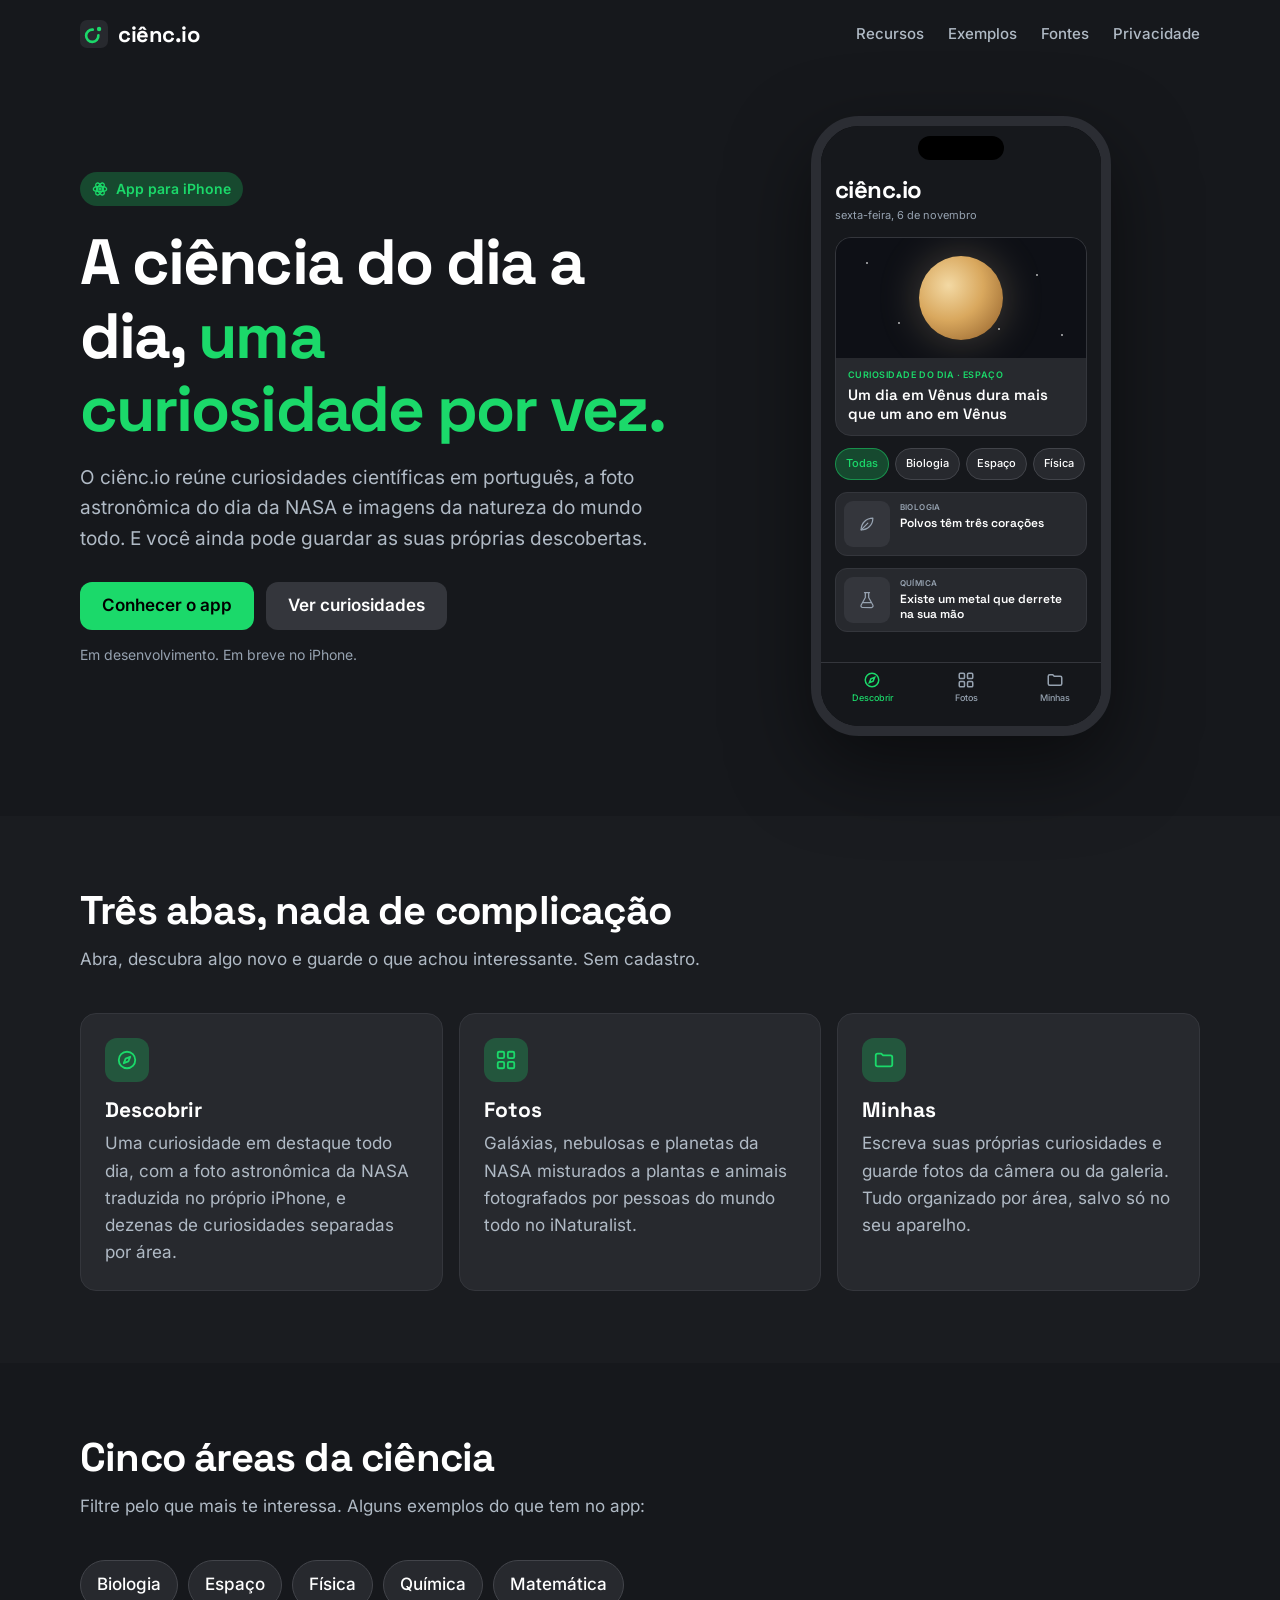
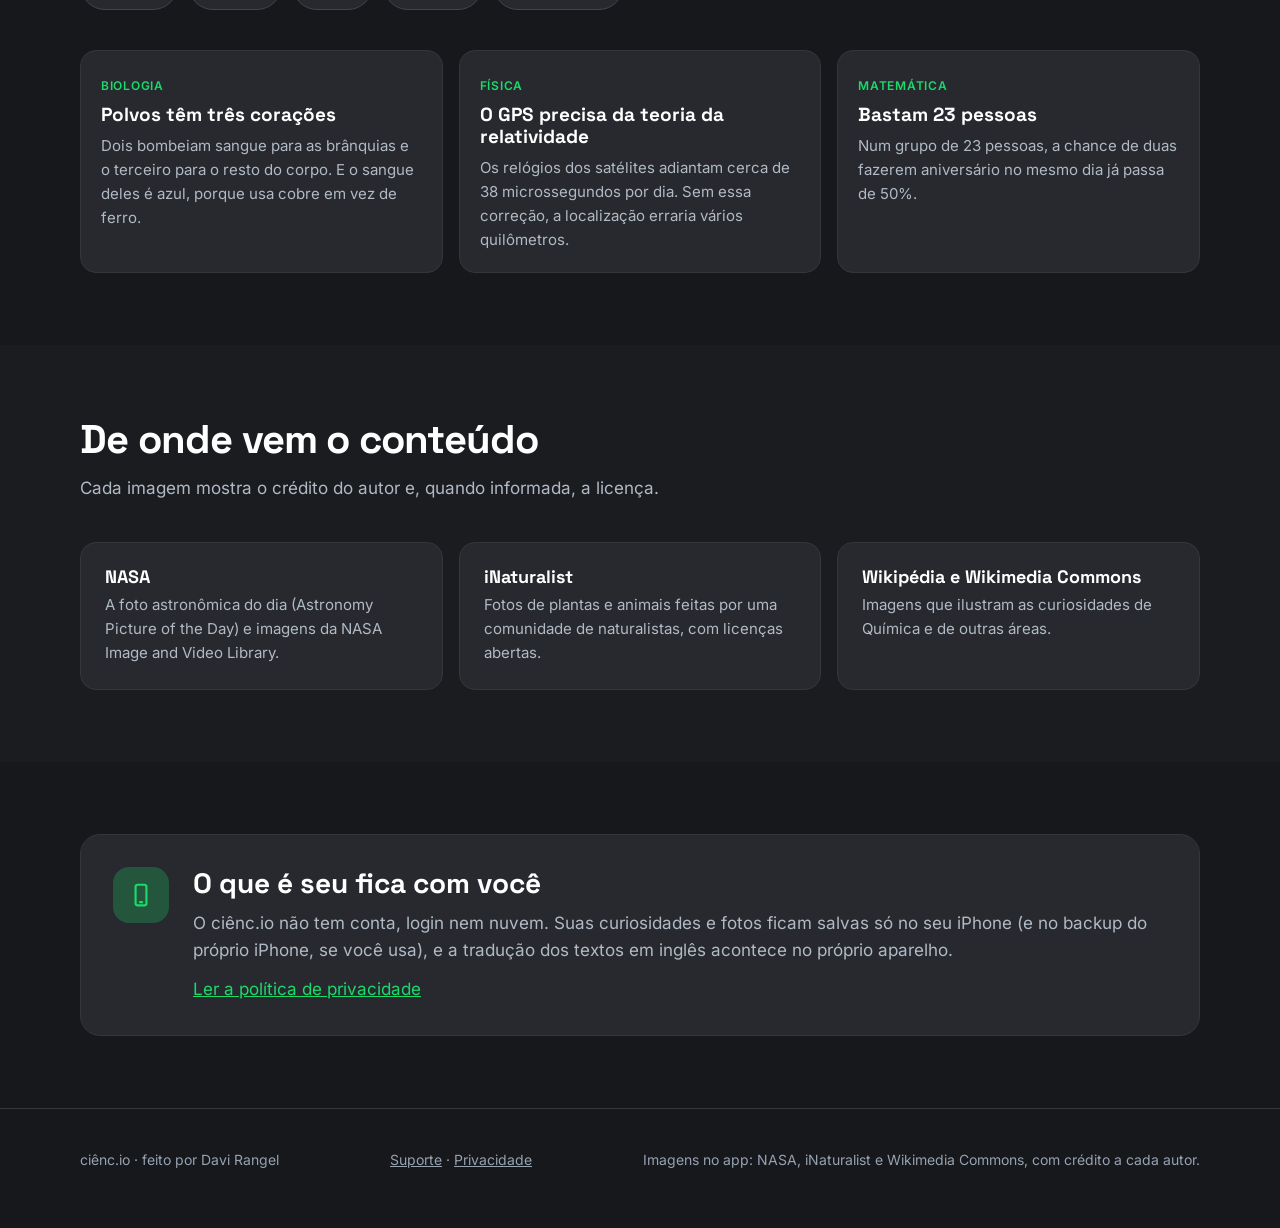
<file: index.html>
<!doctype html>
<html lang="pt-BR">
<head>
<meta charset="utf-8">
<meta name="viewport" content="width=device-width, initial-scale=1">
<title>ciênc.io: curiosidades científicas</title>
<meta name="description" content="App para iPhone com curiosidades científicas em português, a foto astronômica do dia da NASA e imagens da natureza. Guarde suas próprias descobertas no aparelho.">
<meta property="og:title" content="ciênc.io: curiosidades científicas">
<meta property="og:description" content="Curiosidades de Biologia, Espaço, Física, Química e Matemática, com fotos da NASA e do iNaturalist.">
<meta property="og:type" content="website">
<meta property="og:url" content="https://dmrangel.github.io/ciencio-web/">
<meta property="og:image" content="https://dmrangel.github.io/ciencio-web/og.png">
<meta property="og:locale" content="pt_BR">
<meta name="twitter:card" content="summary_large_image">
<meta name="theme-color" content="#16181C">
<meta name="color-scheme" content="dark">
<meta name="referrer" content="no-referrer">
<meta http-equiv="Content-Security-Policy" content="default-src 'none'; style-src 'self' 'unsafe-inline'; font-src 'self'; img-src 'self' data:; base-uri 'none'; form-action 'none'">
<link rel="canonical" href="https://dmrangel.github.io/ciencio-web/">
<link rel="icon" href="favicon.svg" type="image/svg+xml">
<link rel="apple-touch-icon" href="apple-touch-icon.png">
<style>
@font-face { font-family: Inter; font-style: normal; font-weight: 400 600; font-display: swap; src: url(fonts/inter-latin.woff2) format('woff2'); }
@font-face { font-family: 'Space Grotesk'; font-style: normal; font-weight: 500 700; font-display: swap; src: url(fonts/space-grotesk-latin.woff2) format('woff2'); }
  :root {
    --fundo: #16181C;
    --superficie: #27292E;
    --superficie-2: #34363C;
    --borda: #42444A;
    --texto: #FFFFFF;
    --texto-base: #B0BAC5;
    --texto-apoio: #96A2B0;
    --verde: #1BD96A;
    --verde-suave: rgba(27, 217, 106, 0.25);
    --raio: 16px;
    --largura: 1120px;
  }
  * { box-sizing: border-box; }
  html { scroll-behavior: smooth; }
  body {
    margin: 0;
    background: var(--fundo);
    color: var(--texto-base);
    font: 400 17px/1.6 Inter, system-ui, -apple-system, sans-serif;
    -webkit-font-smoothing: antialiased;
  }
  h1, h2, h3 { font-family: 'Space Grotesk', Inter, sans-serif; color: var(--texto); line-height: 1.15; margin: 0; }
  a { color: var(--verde); }
  a:hover { color: #4FE58C; }
  .conteiner { width: min(var(--largura), 100% - 32px); margin-inline: auto; }
  .pular { position: absolute; left: -999px; }
  .pular:focus { left: 16px; top: 16px; background: var(--verde); color: #000; padding: 8px 12px; border-radius: 8px; z-index: 10; }

  /* Topo */
  header.topo { padding: 20px 0; }
  header.topo .conteiner { display: flex; align-items: center; justify-content: space-between; gap: 16px; }
  .marca { display: flex; align-items: center; gap: 10px; color: var(--texto); text-decoration: none; font: 700 22px 'Space Grotesk', sans-serif; letter-spacing: -0.02em; }
  .marca:hover { color: var(--texto); }
  nav.links { display: flex; gap: 24px; flex-wrap: wrap; }
  nav.links a { color: var(--texto-base); text-decoration: none; font-weight: 500; font-size: 15px; }
  nav.links a:hover { color: var(--texto); }

  /* Abertura */
  .abertura { padding: 48px 0 80px; }
  .abertura .conteiner { display: grid; grid-template-columns: minmax(0, 1.1fr) minmax(0, 0.9fr); gap: 56px; align-items: center; }
  .etiqueta { display: inline-flex; align-items: center; gap: 8px; padding: 6px 12px; border-radius: 999px; background: var(--verde-suave); color: var(--verde); font-weight: 600; font-size: 14px; }
  .abertura h1 { font-size: clamp(40px, 6vw, 64px); letter-spacing: -0.03em; margin: 20px 0 16px; }
  .abertura h1 span { color: var(--verde); }
  .abertura p.lead { font-size: 19px; max-width: 34em; margin: 0 0 28px; }
  .acoes { display: flex; gap: 12px; flex-wrap: wrap; }
  .botao { display: inline-flex; align-items: center; gap: 8px; min-height: 48px; padding: 0 22px; border-radius: 12px; font-weight: 600; text-decoration: none; }
  .botao.principal { background: var(--verde); color: #000; }
  .botao.principal:hover { background: #4FE58C; color: #000; }
  .botao.secundario { background: var(--superficie-2); color: var(--texto); }
  .botao.secundario:hover { background: var(--borda); color: var(--texto); }
  .nota { font-size: 14px; color: var(--texto-apoio); margin-top: 14px; }

  /* iPhone ilustrado */
  .aparelho {
    justify-self: center;
    width: 300px; height: 620px;
    border-radius: 48px;
    background: #0B0C0E;
    border: 10px solid #2B2D33;
    box-shadow: 0 30px 80px rgba(0, 0, 0, 0.5);
    overflow: hidden;
    position: relative;
  }
  .aparelho .ilha { position: absolute; top: 10px; left: 50%; transform: translateX(-50%); width: 86px; height: 24px; border-radius: 14px; background: #000; z-index: 2; }
  .tela { position: absolute; inset: 0; background: var(--fundo); padding: 48px 14px 0; display: flex; flex-direction: column; gap: 12px; color: var(--texto); }
  .tela .titulo-app { font: 700 24px 'Space Grotesk', sans-serif; letter-spacing: -0.02em; }
  .tela .data { font-size: 11px; color: var(--texto-apoio); margin-top: -10px; }
  .destaque { background: var(--superficie); border: 1px solid var(--superficie-2); border-radius: 16px; overflow: hidden; }
  .ceu { height: 120px; background: #0E1016; position: relative; overflow: hidden; }
  .ceu .planeta { position: absolute; width: 84px; height: 84px; border-radius: 50%; left: 50%; top: 50%; transform: translate(-50%, -50%);
    background: radial-gradient(circle at 35% 35%, #F3D9A4 0%, #D9A85E 45%, #8C5A26 100%); box-shadow: 0 0 40px rgba(243, 217, 164, 0.25); }
  .ceu .estrela { position: absolute; width: 2px; height: 2px; border-radius: 50%; background: #fff; opacity: 0.7; }
  .destaque .info { padding: 10px 12px 12px; }
  .destaque .rotulo { font-size: 9px; font-weight: 600; letter-spacing: 0.06em; color: var(--verde); }
  .destaque .nome { font: 600 15px/1.25 'Space Grotesk', sans-serif; margin-top: 4px; }
  .chips { display: flex; gap: 6px; overflow: hidden; }
  .chip { flex-shrink: 0; font-size: 11px; font-weight: 500; padding: 6px 10px; border-radius: 999px; background: var(--superficie); border: 1px solid var(--borda); color: var(--texto); }
  .chip.ativo { background: var(--verde-suave); border-color: rgba(27, 217, 106, 0.5); color: var(--verde); }
  .linha { display: flex; gap: 10px; padding: 8px; background: var(--superficie); border: 1px solid var(--superficie-2); border-radius: 12px; }
  .linha .icone { width: 46px; height: 46px; flex-shrink: 0; border-radius: 9px; background: var(--superficie-2); display: grid; place-items: center; color: var(--texto-apoio); }
  .linha .area { font-size: 8px; font-weight: 600; letter-spacing: 0.05em; color: var(--texto-apoio); }
  .linha .nome { font: 600 12px/1.25 'Space Grotesk', sans-serif; margin-top: 2px; }
  .barra { position: absolute; left: 0; right: 0; bottom: 0; height: 64px; border-top: 1px solid var(--superficie-2); background: rgba(22, 24, 28, 0.95); display: flex; justify-content: space-around; padding-top: 8px; }
  .barra span { display: flex; flex-direction: column; align-items: center; gap: 2px; font-size: 9px; font-weight: 500; color: var(--texto-apoio); }
  .barra span.ativo { color: var(--verde); }

  /* Seções */
  section { padding: 72px 0; }
  section.alternada { background: #1A1C20; }
  .cabecalho-secao { max-width: 40em; margin-bottom: 40px; }
  .cabecalho-secao h2 { font-size: clamp(28px, 4vw, 40px); letter-spacing: -0.02em; margin-bottom: 12px; }
  .cabecalho-secao p { margin: 0; }
  .grade { display: grid; grid-template-columns: repeat(3, minmax(0, 1fr)); gap: 16px; }
  .cartao { background: var(--superficie); border: 1px solid var(--superficie-2); border-radius: var(--raio); padding: 24px; }
  .cartao .simbolo { width: 44px; height: 44px; border-radius: 12px; background: var(--verde-suave); color: var(--verde); display: grid; place-items: center; margin-bottom: 16px; }
  .cartao h3 { font-size: 21px; margin-bottom: 8px; }
  .cartao p { margin: 0; }

  .areas { display: flex; flex-wrap: wrap; gap: 10px; }
  .areas li { list-style: none; display: inline-flex; align-items: center; gap: 8px; padding: 10px 16px; border-radius: 999px; background: var(--superficie); border: 1px solid var(--borda); color: var(--texto); font-weight: 500; }
  .areas { padding: 0; margin: 0 0 40px; }

  .exemplos { display: grid; grid-template-columns: repeat(3, minmax(0, 1fr)); gap: 16px; }
  .exemplo { background: var(--superficie); border: 1px solid var(--superficie-2); border-radius: var(--raio); padding: 20px; }
  .exemplo .area { font-size: 12px; font-weight: 600; letter-spacing: 0.06em; color: var(--verde); }
  .exemplo h3 { font-size: 19px; margin: 6px 0 8px; }
  .exemplo p { margin: 0; font-size: 15px; }

  .fontes { display: grid; grid-template-columns: repeat(3, minmax(0, 1fr)); gap: 16px; }
  .fonte h3 { font-size: 18px; margin-bottom: 6px; }
  .fonte p { margin: 0; font-size: 15px; }

  .privacidade { display: grid; grid-template-columns: auto minmax(0, 1fr); gap: 24px; align-items: start; background: var(--superficie); border: 1px solid var(--superficie-2); border-radius: 20px; padding: 32px; }
  .privacidade .simbolo { width: 56px; height: 56px; border-radius: 16px; background: var(--verde-suave); color: var(--verde); display: grid; place-items: center; }
  .privacidade h2 { font-size: 28px; margin-bottom: 10px; }
  .privacidade p { margin: 0; }

  footer { padding: 40px 0 56px; border-top: 1px solid var(--superficie-2); font-size: 14px; color: var(--texto-apoio); }
  footer .conteiner { display: flex; justify-content: space-between; gap: 16px; flex-wrap: wrap; }

  @media (max-width: 860px) {
    .abertura .conteiner { grid-template-columns: minmax(0, 1fr); }
    .grade, .exemplos, .fontes { grid-template-columns: minmax(0, 1fr); }
    nav.links { display: none; }
    .privacidade { grid-template-columns: minmax(0, 1fr); padding: 24px; }
  }
  @media (prefers-reduced-motion: reduce) { html { scroll-behavior: auto; } }
</style>
</head>
<body>
<a class="pular" href="#conteudo">Pular para o conteúdo</a>

<header class="topo">
  <div class="conteiner">
    <a class="marca" href="./" aria-label="ciênc.io, página inicial">
      <svg width="28" height="28" viewBox="0 0 32 32" aria-hidden="true"><rect width="32" height="32" rx="8" fill="#27292E"/><path d="M14.61 11.03 A7 7 0 1 0 20.97 17.39" fill="none" stroke="#1BD96A" stroke-width="3" stroke-linecap="round"/><circle cx="21.78" cy="10.22" r="2.5" fill="#1BD96A"/></svg>
      ciênc.io
    </a>
    <nav class="links" aria-label="Seções">
      <a href="#recursos">Recursos</a>
      <a href="#exemplos">Exemplos</a>
      <a href="#fontes">Fontes</a>
      <a href="#privacidade">Privacidade</a>
    </nav>
  </div>
</header>

<main id="conteudo">
  <div class="abertura">
    <div class="conteiner">
      <div>
        <span class="etiqueta">
          <svg width="16" height="16" viewBox="0 0 24 24" fill="none" stroke="currentColor" stroke-width="2" stroke-linecap="round" stroke-linejoin="round" aria-hidden="true"><circle cx="12" cy="12" r="1.5"/><ellipse cx="12" cy="12" rx="10" ry="4"/><ellipse cx="12" cy="12" rx="10" ry="4" transform="rotate(60 12 12)"/><ellipse cx="12" cy="12" rx="10" ry="4" transform="rotate(120 12 12)"/></svg>
          App para iPhone
        </span>
        <h1>A ciência do dia a dia, <span>uma curiosidade por vez.</span></h1>
        <p class="lead">O ciênc.io reúne curiosidades científicas em português, a foto astronômica do dia da NASA e imagens da natureza do mundo todo. E você ainda pode guardar as suas próprias descobertas.</p>
        <div class="acoes">
          <a class="botao principal" href="#recursos">Conhecer o app</a>
          <a class="botao secundario" href="#exemplos">Ver curiosidades</a>
        </div>
        <p class="nota">Em desenvolvimento. Em breve no iPhone.</p>
      </div>

      <div class="aparelho" role="img" aria-label="Ilustração do app no iPhone: tela Descobrir com a curiosidade do dia sobre Vênus, filtros por área e a lista de curiosidades.">
        <div class="ilha"></div>
        <div class="tela" aria-hidden="true">
          <div class="titulo-app">ciênc.io</div>
          <div class="data">sexta-feira, 6 de novembro</div>
          <div class="destaque">
            <div class="ceu">
              <span class="estrela" style="left:12%;top:20%"></span><span class="estrela" style="left:80%;top:30%"></span>
              <span class="estrela" style="left:65%;top:75%"></span><span class="estrela" style="left:25%;top:70%"></span>
              <span class="estrela" style="left:90%;top:80%"></span><span class="planeta"></span>
            </div>
            <div class="info">
              <div class="rotulo">CURIOSIDADE DO DIA · ESPAÇO</div>
              <div class="nome">Um dia em Vênus dura mais que um ano em Vênus</div>
            </div>
          </div>
          <div class="chips"><span class="chip ativo">Todas</span><span class="chip">Biologia</span><span class="chip">Espaço</span><span class="chip">Física</span></div>
          <div class="linha">
            <div class="icone"><svg width="20" height="20" viewBox="0 0 24 24" fill="none" stroke="currentColor" stroke-width="1.5" stroke-linecap="round" stroke-linejoin="round"><path d="M5 19c0-8 6-14 14-14 0 8-6 14-14 14z"/><path d="M5 19l8-8"/></svg></div>
            <div><div class="area">BIOLOGIA</div><div class="nome">Polvos têm três corações</div></div>
          </div>
          <div class="linha">
            <div class="icone"><svg width="20" height="20" viewBox="0 0 24 24" fill="none" stroke="currentColor" stroke-width="1.5" stroke-linecap="round" stroke-linejoin="round"><path d="M9 3h6"/><path d="M10 3v6l-5 9a2 2 0 0 0 1.7 3h10.6a2 2 0 0 0 1.7-3l-5-9V3"/><path d="M7.5 15h9"/></svg></div>
            <div><div class="area">QUÍMICA</div><div class="nome">Existe um metal que derrete na sua mão</div></div>
          </div>
          <div class="barra">
            <span class="ativo"><svg width="18" height="18" viewBox="0 0 24 24" fill="none" stroke="currentColor" stroke-width="2"><circle cx="12" cy="12" r="9"/><path d="M15.5 8.5l-2 5-5 2 2-5z"/></svg>Descobrir</span>
            <span><svg width="18" height="18" viewBox="0 0 24 24" fill="none" stroke="currentColor" stroke-width="2"><rect x="3" y="3" width="7" height="7" rx="1.5"/><rect x="14" y="3" width="7" height="7" rx="1.5"/><rect x="3" y="14" width="7" height="7" rx="1.5"/><rect x="14" y="14" width="7" height="7" rx="1.5"/></svg>Fotos</span>
            <span><svg width="18" height="18" viewBox="0 0 24 24" fill="none" stroke="currentColor" stroke-width="2"><path d="M3 7a2 2 0 0 1 2-2h4l2 2h8a2 2 0 0 1 2 2v8a2 2 0 0 1-2 2H5a2 2 0 0 1-2-2z"/></svg>Minhas</span>
          </div>
        </div>
      </div>
    </div>
  </div>

  <section id="recursos" class="alternada">
    <div class="conteiner">
      <div class="cabecalho-secao">
        <h2>Três abas, nada de complicação</h2>
        <p>Abra, descubra algo novo e guarde o que achou interessante. Sem cadastro.</p>
      </div>
      <div class="grade">
        <article class="cartao">
          <div class="simbolo"><svg width="22" height="22" viewBox="0 0 24 24" fill="none" stroke="currentColor" stroke-width="2" stroke-linecap="round" stroke-linejoin="round" aria-hidden="true"><circle cx="12" cy="12" r="9"/><path d="M15.5 8.5l-2 5-5 2 2-5z"/></svg></div>
          <h3>Descobrir</h3>
          <p>Uma curiosidade em destaque todo dia, com a foto astronômica da NASA traduzida no próprio iPhone, e dezenas de curiosidades separadas por área.</p>
        </article>
        <article class="cartao">
          <div class="simbolo"><svg width="22" height="22" viewBox="0 0 24 24" fill="none" stroke="currentColor" stroke-width="2" stroke-linecap="round" stroke-linejoin="round" aria-hidden="true"><rect x="3" y="3" width="7" height="7" rx="1.5"/><rect x="14" y="3" width="7" height="7" rx="1.5"/><rect x="3" y="14" width="7" height="7" rx="1.5"/><rect x="14" y="14" width="7" height="7" rx="1.5"/></svg></div>
          <h3>Fotos</h3>
          <p>Galáxias, nebulosas e planetas da NASA misturados a plantas e animais fotografados por pessoas do mundo todo no iNaturalist.</p>
        </article>
        <article class="cartao">
          <div class="simbolo"><svg width="22" height="22" viewBox="0 0 24 24" fill="none" stroke="currentColor" stroke-width="2" stroke-linecap="round" stroke-linejoin="round" aria-hidden="true"><path d="M3 7a2 2 0 0 1 2-2h4l2 2h8a2 2 0 0 1 2 2v8a2 2 0 0 1-2 2H5a2 2 0 0 1-2-2z"/></svg></div>
          <h3>Minhas</h3>
          <p>Escreva suas próprias curiosidades e guarde fotos da câmera ou da galeria. Tudo organizado por área, salvo só no seu aparelho.</p>
        </article>
      </div>
    </div>
  </section>

  <section id="exemplos">
    <div class="conteiner">
      <div class="cabecalho-secao">
        <h2>Cinco áreas da ciência</h2>
        <p>Filtre pelo que mais te interessa. Alguns exemplos do que tem no app:</p>
      </div>
      <ul class="areas">
        <li>Biologia</li><li>Espaço</li><li>Física</li><li>Química</li><li>Matemática</li>
      </ul>
      <div class="exemplos">
        <article class="exemplo">
          <span class="area">BIOLOGIA</span>
          <h3>Polvos têm três corações</h3>
          <p>Dois bombeiam sangue para as brânquias e o terceiro para o resto do corpo. E o sangue deles é azul, porque usa cobre em vez de ferro.</p>
        </article>
        <article class="exemplo">
          <span class="area">FÍSICA</span>
          <h3>O GPS precisa da teoria da relatividade</h3>
          <p>Os relógios dos satélites adiantam cerca de 38 microssegundos por dia. Sem essa correção, a localização erraria vários quilômetros.</p>
        </article>
        <article class="exemplo">
          <span class="area">MATEMÁTICA</span>
          <h3>Bastam 23 pessoas</h3>
          <p>Num grupo de 23 pessoas, a chance de duas fazerem aniversário no mesmo dia já passa de 50%.</p>
        </article>
      </div>
    </div>
  </section>

  <section id="fontes" class="alternada">
    <div class="conteiner">
      <div class="cabecalho-secao">
        <h2>De onde vem o conteúdo</h2>
        <p>Cada imagem mostra o crédito do autor e, quando informada, a licença.</p>
      </div>
      <div class="fontes">
        <article class="cartao fonte">
          <h3>NASA</h3>
          <p>A foto astronômica do dia (Astronomy Picture of the Day) e imagens da NASA Image and Video Library.</p>
        </article>
        <article class="cartao fonte">
          <h3>iNaturalist</h3>
          <p>Fotos de plantas e animais feitas por uma comunidade de naturalistas, com licenças abertas.</p>
        </article>
        <article class="cartao fonte">
          <h3>Wikipédia e Wikimedia Commons</h3>
          <p>Imagens que ilustram as curiosidades de Química e de outras áreas.</p>
        </article>
      </div>
    </div>
  </section>

  <section id="privacidade">
    <div class="conteiner">
      <div class="privacidade">
        <div class="simbolo"><svg width="26" height="26" viewBox="0 0 24 24" fill="none" stroke="currentColor" stroke-width="2" stroke-linecap="round" stroke-linejoin="round" aria-hidden="true"><rect x="7" y="2.5" width="10" height="19" rx="2"/><path d="M11 18.5h2"/></svg></div>
        <div>
          <h2>O que é seu fica com você</h2>
          <p>O ciênc.io não tem conta, login nem nuvem. Suas curiosidades e fotos ficam salvas só no seu iPhone (e no backup do próprio iPhone, se você usa), e a tradução dos textos em inglês acontece no próprio aparelho.</p>
          <p style="margin-top:12px"><a href="privacidade.html">Ler a política de privacidade</a></p>
        </div>
      </div>
    </div>
  </section>
</main>

<footer>
  <div class="conteiner">
    <span>ciênc.io · feito por Davi Rangel</span>
    <span><a href="suporte.html" style="color:inherit">Suporte</a> · <a href="privacidade.html" style="color:inherit">Privacidade</a></span>
    <span>Imagens no app: NASA, iNaturalist e Wikimedia Commons, com crédito a cada autor.</span>
  </div>
</footer>
</body>
</html>
</file>
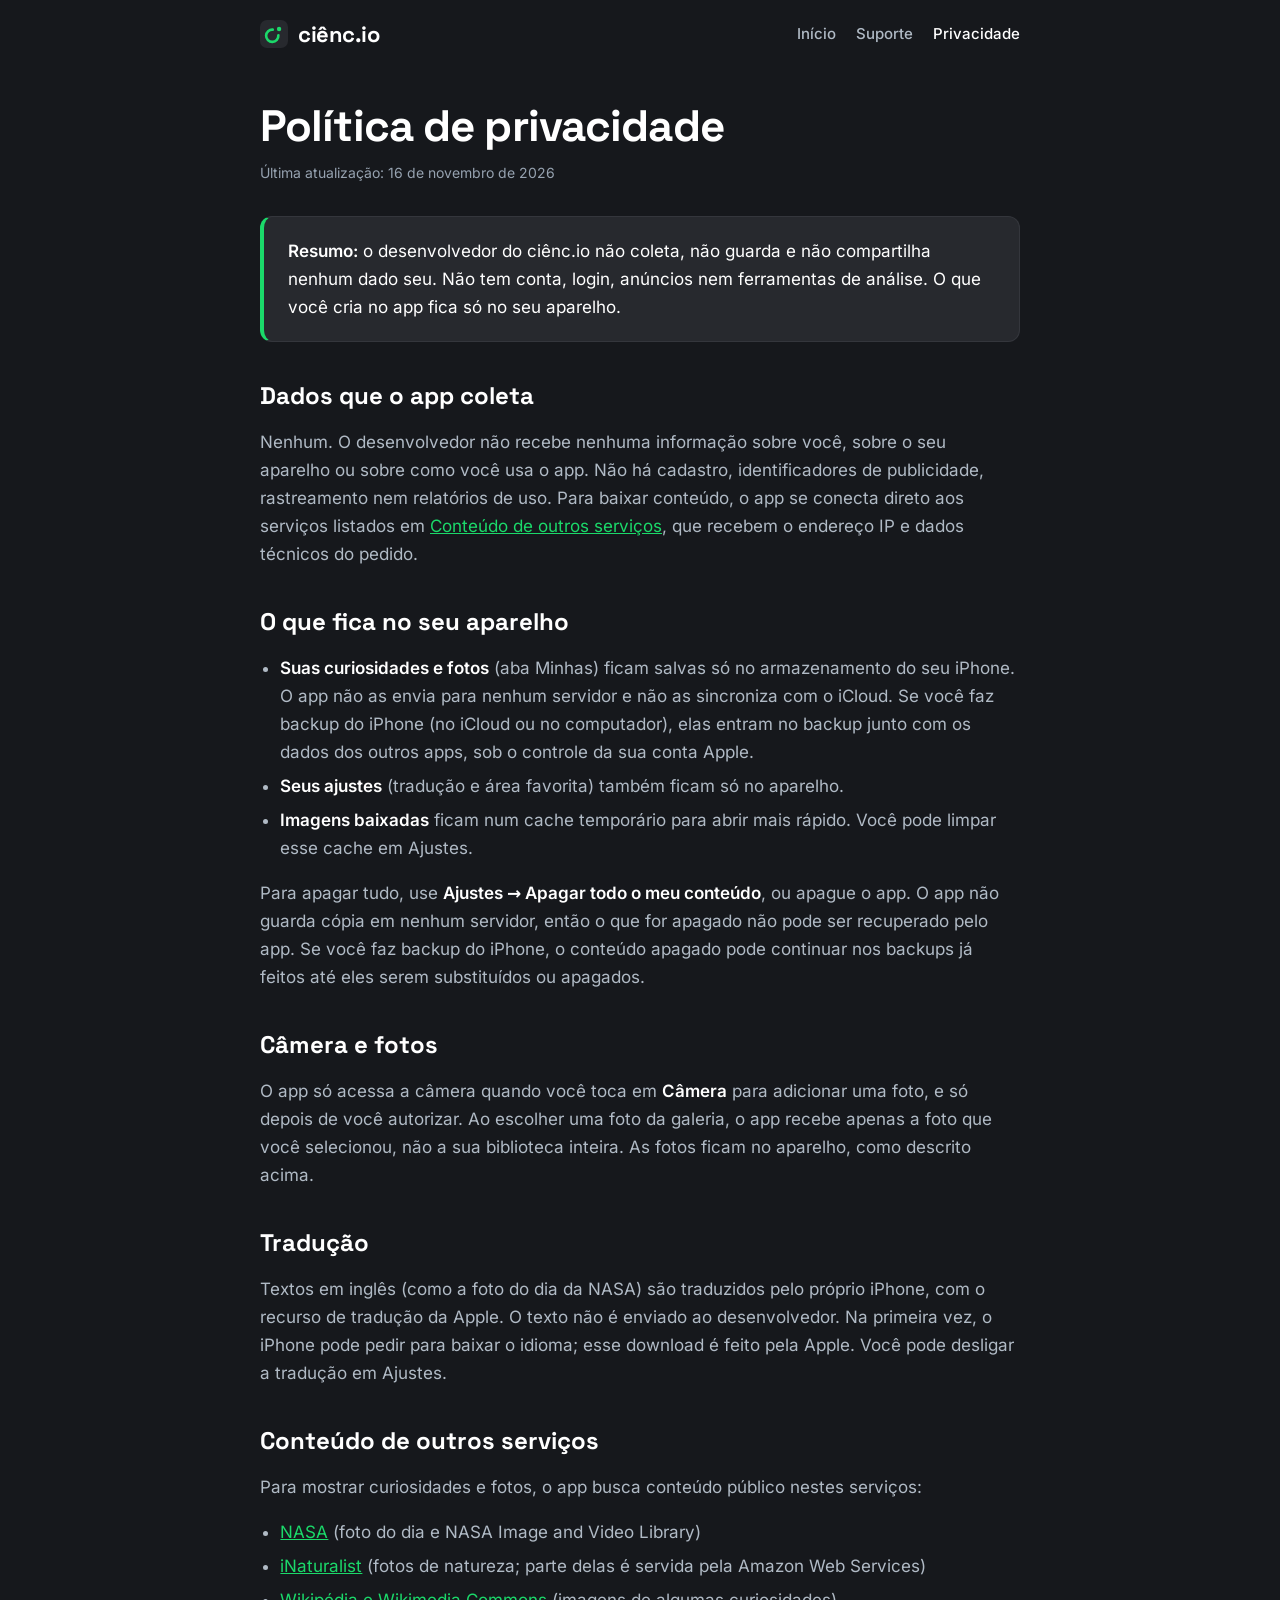
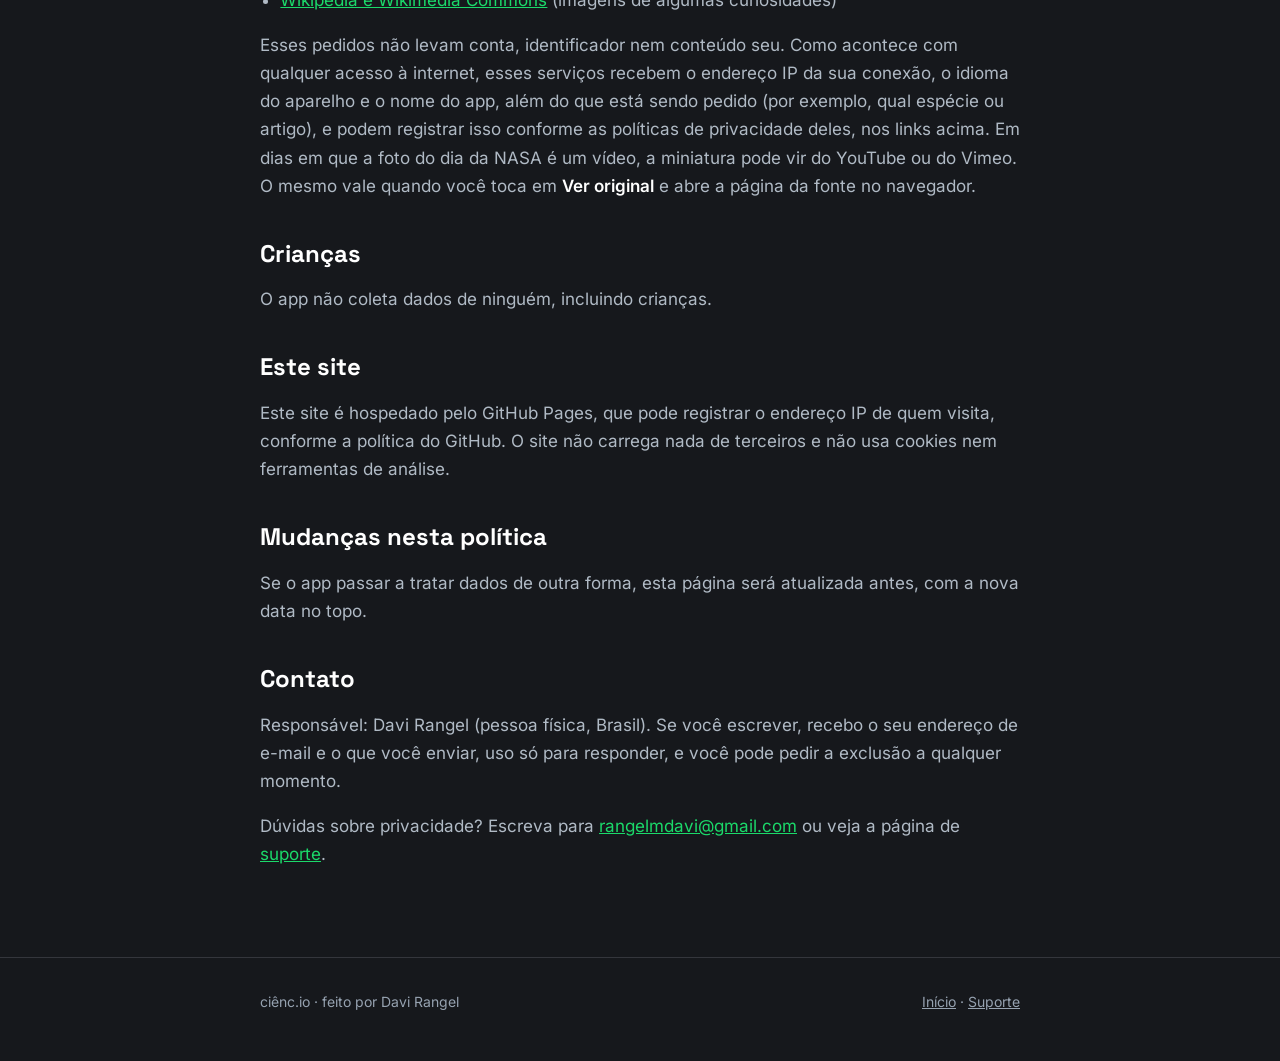
<file: privacidade.html>
<!doctype html>
<html lang="pt-BR">
<head>
<meta charset="utf-8">
<meta name="viewport" content="width=device-width, initial-scale=1">
<title>Política de privacidade · ciênc.io</title>
<meta name="description" content="Política de privacidade do app ciênc.io: o app não coleta dados, não tem conta e guarda o seu conteúdo só no seu aparelho.">
<meta name="theme-color" content="#16181C">
<meta name="color-scheme" content="dark">
<meta name="referrer" content="no-referrer">
<meta http-equiv="Content-Security-Policy" content="default-src 'none'; style-src 'self' 'unsafe-inline'; font-src 'self'; img-src 'self' data:; base-uri 'none'; form-action 'none'">
<link rel="canonical" href="https://dmrangel.github.io/ciencio-web/privacidade.html">
<link rel="icon" href="favicon.svg" type="image/svg+xml">
<link rel="apple-touch-icon" href="apple-touch-icon.png">
<link rel="stylesheet" href="documento.css">
</head>
<body>
<a class="pular" href="#conteudo">Pular para o conteúdo</a>

<header class="topo">
  <div class="conteiner">
    <a class="marca" href="./" aria-label="ciênc.io, página inicial">
      <svg width="28" height="28" viewBox="0 0 32 32" aria-hidden="true"><rect width="32" height="32" rx="8" fill="#27292E"/><path d="M14.61 11.03 A7 7 0 1 0 20.97 17.39" fill="none" stroke="#1BD96A" stroke-width="3" stroke-linecap="round"/><circle cx="21.78" cy="10.22" r="2.5" fill="#1BD96A"/></svg>
      ciênc.io
    </a>
    <nav class="links" aria-label="Páginas">
      <a href="./">Início</a>
      <a href="suporte.html">Suporte</a>
      <a href="privacidade.html" aria-current="page">Privacidade</a>
    </nav>
  </div>
</header>

<main id="conteudo">
  <div class="conteiner">
    <h1>Política de privacidade</h1>
    <p class="atualizado">Última atualização: 16 de novembro de 2026</p>

    <div class="resumo">
      <p><strong>Resumo:</strong> o desenvolvedor do ciênc.io não coleta, não guarda e não compartilha nenhum dado seu. Não tem conta, login, anúncios nem ferramentas de análise. O que você cria no app fica só no seu aparelho.</p>
    </div>

    <h2>Dados que o app coleta</h2>
    <p>Nenhum. O desenvolvedor não recebe nenhuma informação sobre você, sobre o seu aparelho ou sobre como você usa o app. Não há cadastro, identificadores de publicidade, rastreamento nem relatórios de uso. Para baixar conteúdo, o app se conecta direto aos serviços listados em <a href="#servicos">Conteúdo de outros serviços</a>, que recebem o endereço IP e dados técnicos do pedido.</p>

    <h2>O que fica no seu aparelho</h2>
    <ul>
      <li><strong>Suas curiosidades e fotos</strong> (aba Minhas) ficam salvas só no armazenamento do seu iPhone. O app não as envia para nenhum servidor e não as sincroniza com o iCloud. Se você faz backup do iPhone (no iCloud ou no computador), elas entram no backup junto com os dados dos outros apps, sob o controle da sua conta Apple.</li>
      <li><strong>Seus ajustes</strong> (tradução e área favorita) também ficam só no aparelho.</li>
      <li><strong>Imagens baixadas</strong> ficam num cache temporário para abrir mais rápido. Você pode limpar esse cache em Ajustes.</li>
    </ul>
    <p>Para apagar tudo, use <strong>Ajustes → Apagar todo o meu conteúdo</strong>, ou apague o app. O app não guarda cópia em nenhum servidor, então o que for apagado não pode ser recuperado pelo app. Se você faz backup do iPhone, o conteúdo apagado pode continuar nos backups já feitos até eles serem substituídos ou apagados.</p>

    <h2>Câmera e fotos</h2>
    <p>O app só acessa a câmera quando você toca em <strong>Câmera</strong> para adicionar uma foto, e só depois de você autorizar. Ao escolher uma foto da galeria, o app recebe apenas a foto que você selecionou, não a sua biblioteca inteira. As fotos ficam no aparelho, como descrito acima.</p>

    <h2>Tradução</h2>
    <p>Textos em inglês (como a foto do dia da NASA) são traduzidos pelo próprio iPhone, com o recurso de tradução da Apple. O texto não é enviado ao desenvolvedor. Na primeira vez, o iPhone pode pedir para baixar o idioma; esse download é feito pela Apple. Você pode desligar a tradução em Ajustes.</p>

    <h2 id="servicos">Conteúdo de outros serviços</h2>
    <p>Para mostrar curiosidades e fotos, o app busca conteúdo público nestes serviços:</p>
    <ul>
      <li><a href="https://www.nasa.gov/privacy/">NASA</a> (foto do dia e NASA Image and Video Library)</li>
      <li><a href="https://www.inaturalist.org/pages/privacy">iNaturalist</a> (fotos de natureza; parte delas é servida pela Amazon Web Services)</li>
      <li><a href="https://foundation.wikimedia.org/wiki/Policy:Privacy_policy">Wikipédia e Wikimedia Commons</a> (imagens de algumas curiosidades)</li>
    </ul>
    <p>Esses pedidos não levam conta, identificador nem conteúdo seu. Como acontece com qualquer acesso à internet, esses serviços recebem o endereço IP da sua conexão, o idioma do aparelho e o nome do app, além do que está sendo pedido (por exemplo, qual espécie ou artigo), e podem registrar isso conforme as políticas de privacidade deles, nos links acima. Em dias em que a foto do dia da NASA é um vídeo, a miniatura pode vir do YouTube ou do Vimeo. O mesmo vale quando você toca em <strong>Ver original</strong> e abre a página da fonte no navegador.</p>

    <h2>Crianças</h2>
    <p>O app não coleta dados de ninguém, incluindo crianças.</p>

    <h2>Este site</h2>
    <p>Este site é hospedado pelo GitHub Pages, que pode registrar o endereço IP de quem visita, conforme a política do GitHub. O site não carrega nada de terceiros e não usa cookies nem ferramentas de análise.</p>

    <h2>Mudanças nesta política</h2>
    <p>Se o app passar a tratar dados de outra forma, esta página será atualizada antes, com a nova data no topo.</p>

    <h2>Contato</h2>
    <p>Responsável: Davi Rangel (pessoa física, Brasil). Se você escrever, recebo o seu endereço de e-mail e o que você enviar, uso só para responder, e você pode pedir a exclusão a qualquer momento.</p>
    <p>Dúvidas sobre privacidade? Escreva para <a href="mailto:rangelmdavi@gmail.com?subject=ci%C3%AAnc.io%20%C2%B7%20privacidade">rangelmdavi@gmail.com</a> ou veja a página de <a href="suporte.html">suporte</a>.</p>
  </div>
</main>

<footer>
  <div class="conteiner">
    <span>ciênc.io · feito por Davi Rangel</span>
    <span><a href="./">Início</a> · <a href="suporte.html">Suporte</a></span>
  </div>
</footer>
</body>
</html>
</file>
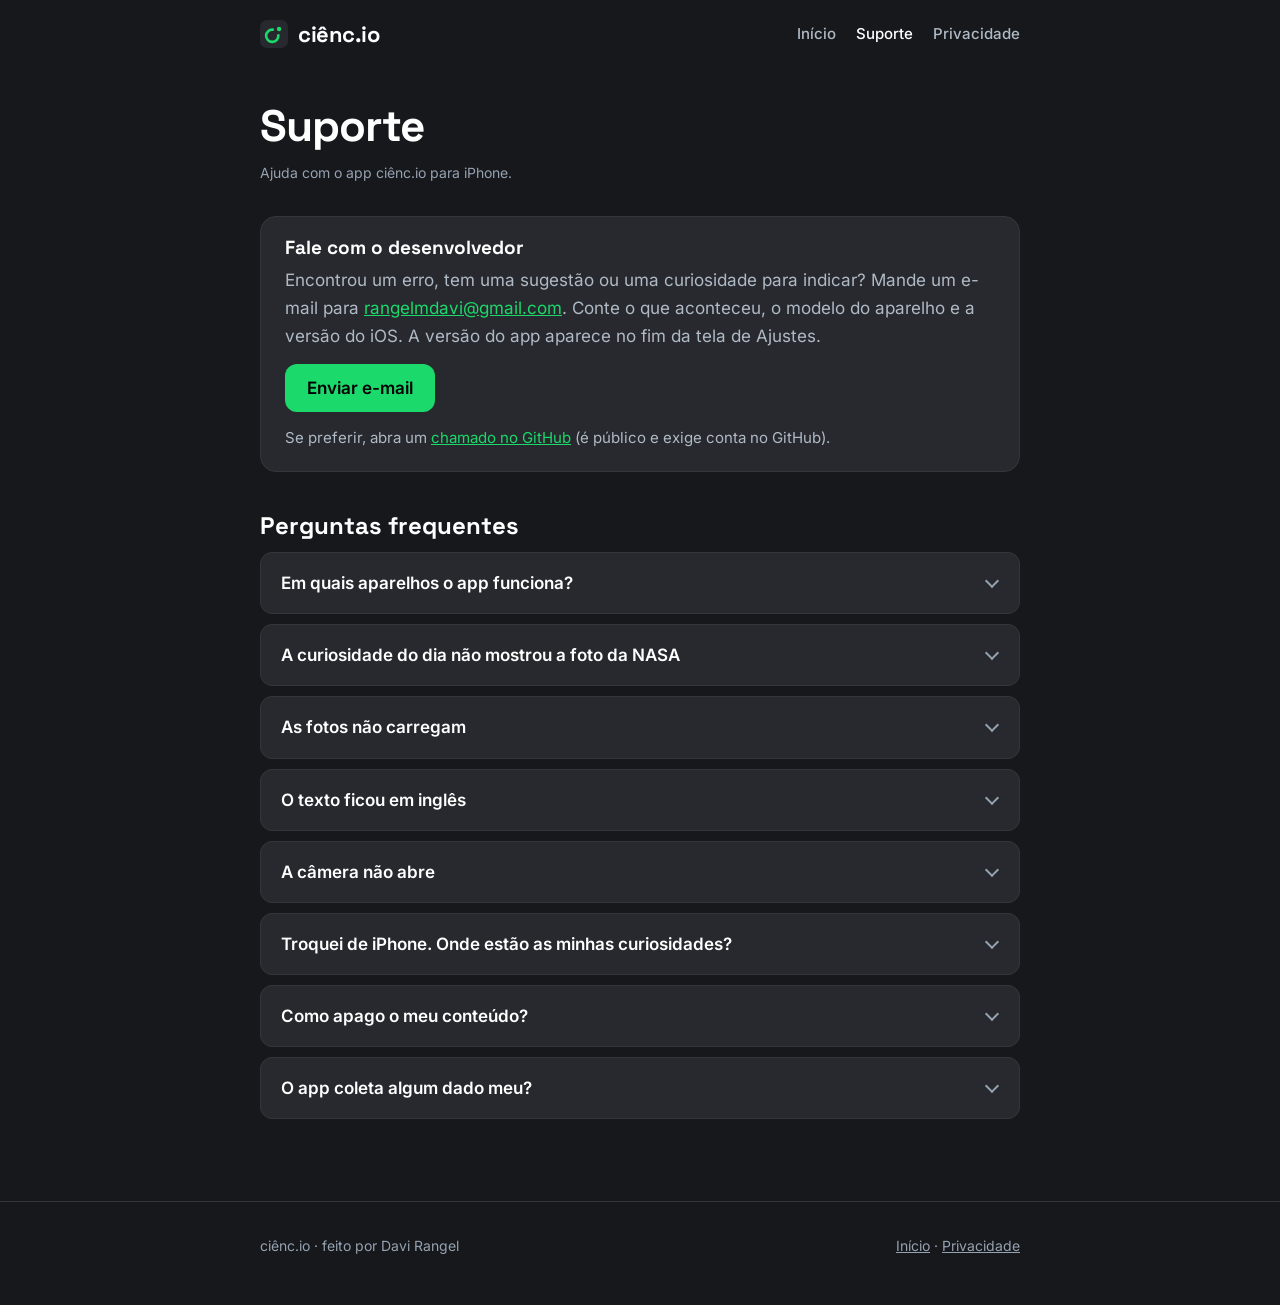
<file: suporte.html>
<!doctype html>
<html lang="pt-BR">
<head>
<meta charset="utf-8">
<meta name="viewport" content="width=device-width, initial-scale=1">
<title>Suporte · ciênc.io</title>
<meta name="description" content="Ajuda e contato para o app ciênc.io: perguntas frequentes e como falar com o desenvolvedor.">
<meta name="theme-color" content="#16181C">
<meta name="color-scheme" content="dark">
<meta name="referrer" content="no-referrer">
<meta http-equiv="Content-Security-Policy" content="default-src 'none'; style-src 'self' 'unsafe-inline'; font-src 'self'; img-src 'self' data:; base-uri 'none'; form-action 'none'">
<link rel="canonical" href="https://dmrangel.github.io/ciencio-web/suporte.html">
<link rel="icon" href="favicon.svg" type="image/svg+xml">
<link rel="apple-touch-icon" href="apple-touch-icon.png">
<link rel="stylesheet" href="documento.css">
</head>
<body>
<a class="pular" href="#conteudo">Pular para o conteúdo</a>

<header class="topo">
  <div class="conteiner">
    <a class="marca" href="./" aria-label="ciênc.io, página inicial">
      <svg width="28" height="28" viewBox="0 0 32 32" aria-hidden="true"><rect width="32" height="32" rx="8" fill="#27292E"/><path d="M14.61 11.03 A7 7 0 1 0 20.97 17.39" fill="none" stroke="#1BD96A" stroke-width="3" stroke-linecap="round"/><circle cx="21.78" cy="10.22" r="2.5" fill="#1BD96A"/></svg>
      ciênc.io
    </a>
    <nav class="links" aria-label="Páginas">
      <a href="./">Início</a>
      <a href="suporte.html" aria-current="page">Suporte</a>
      <a href="privacidade.html">Privacidade</a>
    </nav>
  </div>
</header>

<main id="conteudo">
  <div class="conteiner">
    <h1>Suporte</h1>
    <p class="atualizado">Ajuda com o app ciênc.io para iPhone.</p>

    <div class="cartoes">
      <div class="cartao">
        <h2>Fale com o desenvolvedor</h2>
        <p>Encontrou um erro, tem uma sugestão ou uma curiosidade para indicar? Mande um e-mail para <a href="mailto:rangelmdavi@gmail.com?subject=ci%C3%AAnc.io">rangelmdavi@gmail.com</a>. Conte o que aconteceu, o modelo do aparelho e a versão do iOS. A versão do app aparece no fim da tela de Ajustes.</p>
        <a class="botao" href="mailto:rangelmdavi@gmail.com?subject=ci%C3%AAnc.io">Enviar e-mail</a>
        <p style="margin-top:14px;font-size:15px">Se preferir, abra um <a href="https://github.com/dmrangel/ciencio-web/issues/new">chamado no GitHub</a> (é público e exige conta no GitHub).</p>
      </div>
    </div>

    <h2>Perguntas frequentes</h2>

    <details>
      <summary>Em quais aparelhos o app funciona?</summary>
      <div><p>No iPhone com iOS 18 ou mais recente. No iPad, o app também pode ser instalado e funciona no modo de app para iPhone.</p></div>
    </details>

    <details>
      <summary>A curiosidade do dia não mostrou a foto da NASA</summary>
      <div><p>Quando o serviço da foto do dia da NASA não responde, o app mostra uma curiosidade do próprio catálogo no lugar. É temporário: a foto volta sozinha quando o serviço da NASA estiver funcionando.</p></div>
    </details>

    <details>
      <summary>As fotos não carregam</summary>
      <div><p>Confira a conexão com a internet e, na aba Fotos, puxe a tela para baixo para atualizar. As fotos vêm da NASA e do iNaturalist; se um deles estiver fora do ar, o app mostra só as do outro.</p></div>
    </details>

    <details>
      <summary>O texto ficou em inglês</summary>
      <div>
        <p>A tradução é feita pelo próprio iPhone e, na primeira vez, ele pede para baixar o idioma. Se você recusou o download, abra um conteúdo em inglês de novo para ver o pedido outra vez.</p>
        <p>Confira também se a opção <strong>Traduzir textos em inglês</strong> está ligada em Ajustes, na aba Minhas.</p>
      </div>
    </details>

    <details>
      <summary>A câmera não abre</summary>
      <div><p>Provavelmente o acesso à câmera foi negado. Abra o app <strong>Ajustes</strong> do iPhone, procure <strong>ciênc.io</strong> e ligue a <strong>Câmera</strong>. Você também pode adicionar fotos da galeria.</p></div>
    </details>

    <details>
      <summary>Troquei de iPhone. Onde estão as minhas curiosidades?</summary>
      <div><p>O conteúdo da aba Minhas fica só no aparelho, sem conta e sem nuvem. Ele passa para o iPhone novo se você restaurar um backup do iPhone antigo (do iCloud ou do computador) ou usar a transferência direta entre iPhones.</p></div>
    </details>

    <details>
      <summary>Como apago o meu conteúdo?</summary>
      <div><p>Para apagar um item, deslize-o para a esquerda (curiosidades) ou toque e segure (fotos). Para apagar tudo de uma vez, use <strong>Ajustes → Apagar todo o meu conteúdo</strong>, na aba Minhas. Não dá para desfazer.</p></div>
    </details>

    <details>
      <summary>O app coleta algum dado meu?</summary>
      <div><p>Não. Veja os detalhes na <a href="privacidade.html">política de privacidade</a>.</p></div>
    </details>
  </div>
</main>

<footer>
  <div class="conteiner">
    <span>ciênc.io · feito por Davi Rangel</span>
    <span><a href="./">Início</a> · <a href="privacidade.html">Privacidade</a></span>
  </div>
</footer>
</body>
</html>
</file>
<file: documento.css>
/* Estilo das páginas de texto (privacidade, suporte). Mesmas cores e fontes da página inicial. */
:root {
  --fundo: #16181C;
  --superficie: #27292E;
  --superficie-2: #34363C;
  --borda: #42444A;
  --texto: #FFFFFF;
  --texto-base: #B0BAC5;
  --texto-apoio: #96A2B0;
  --verde: #1BD96A;
  --verde-suave: rgba(27, 217, 106, 0.25);
}
@font-face { font-family: Inter; font-style: normal; font-weight: 400 600; font-display: swap; src: url(fonts/inter-latin.woff2) format('woff2'); }
@font-face { font-family: 'Space Grotesk'; font-style: normal; font-weight: 500 700; font-display: swap; src: url(fonts/space-grotesk-latin.woff2) format('woff2'); }
* { box-sizing: border-box; }
body {
  margin: 0;
  background: var(--fundo);
  color: var(--texto-base);
  font: 400 17px/1.65 Inter, system-ui, -apple-system, sans-serif;
  -webkit-font-smoothing: antialiased;
}
h1, h2, h3 { font-family: 'Space Grotesk', Inter, sans-serif; color: var(--texto); line-height: 1.2; }
a { color: var(--verde); }
a:hover { color: #4FE58C; }
.conteiner { width: min(760px, 100% - 32px); margin-inline: auto; }
.pular { position: absolute; left: -999px; }
.pular:focus { left: 16px; top: 16px; background: var(--verde); color: #000; padding: 8px 12px; border-radius: 8px; z-index: 10; }

header.topo { padding: 20px 0; }
header.topo .conteiner { display: flex; align-items: center; justify-content: space-between; gap: 16px; }
.marca { display: flex; align-items: center; gap: 10px; color: var(--texto); text-decoration: none; font: 700 22px 'Space Grotesk', sans-serif; letter-spacing: -0.02em; }
.marca:hover { color: var(--texto); }
nav.links { display: flex; gap: 20px; flex-wrap: wrap; }
nav.links a { color: var(--texto-base); text-decoration: none; font-weight: 500; font-size: 15px; }
nav.links a:hover, nav.links a[aria-current="page"] { color: var(--texto); }

main { padding: 32px 0 72px; }
main h1 { font-size: clamp(32px, 5vw, 44px); letter-spacing: -0.02em; margin: 0 0 8px; }
.atualizado { font-size: 14px; color: var(--texto-apoio); margin: 0 0 32px; }
.resumo { background: var(--superficie); border: 1px solid var(--superficie-2); border-left: 4px solid var(--verde); border-radius: 12px; padding: 20px 24px; margin-bottom: 40px; }
.resumo p { margin: 0; color: var(--texto); }
main h2 { font-size: 24px; margin: 40px 0 12px; }
main h3 { font-size: 19px; margin: 28px 0 8px; }
main ul { padding-left: 1.2em; }
main li { margin-bottom: 6px; }
strong { color: var(--texto); font-weight: 600; }

.cartoes { display: grid; gap: 12px; margin: 16px 0; }
.cartao { background: var(--superficie); border: 1px solid var(--superficie-2); border-radius: 16px; padding: 20px 24px; }
.cartao h3 { margin: 0 0 6px; }
.cartao p { margin: 0; }
.botao { display: inline-flex; align-items: center; min-height: 48px; padding: 0 22px; margin-top: 14px; border-radius: 12px; font-weight: 600; text-decoration: none; background: var(--verde); color: #000; }
.botao:hover { background: #4FE58C; color: #000; }

details { background: var(--superficie); border: 1px solid var(--superficie-2); border-radius: 12px; margin-bottom: 10px; }
summary { cursor: pointer; padding: 16px 48px 16px 20px; color: var(--texto); font-weight: 600; list-style: none; position: relative; }
summary::-webkit-details-marker { display: none; }
summary::after { content: ""; position: absolute; right: 22px; top: 50%; width: 8px; height: 8px; border-right: 2px solid var(--texto-apoio); border-bottom: 2px solid var(--texto-apoio); transform: translateY(-70%) rotate(45deg); transition: transform 0.15s; }
details[open] > summary::after { transform: translateY(-30%) rotate(-135deg); }
@media (prefers-reduced-motion: reduce) { summary::after { transition: none; } }
summary:focus-visible { outline: 2px solid var(--verde); outline-offset: 2px; border-radius: 12px; }
details > div { padding: 0 20px 16px; }
details > div p { margin: 0 0 8px; }

footer { padding: 32px 0 48px; border-top: 1px solid var(--superficie-2); font-size: 14px; color: var(--texto-apoio); }
footer .conteiner { display: flex; justify-content: space-between; gap: 16px; flex-wrap: wrap; }
footer a { color: var(--texto-apoio); }

@media (max-width: 560px) {
  header.topo .conteiner { flex-wrap: wrap; row-gap: 8px; }
  nav.links { gap: 16px; flex-wrap: nowrap; }
  .resumo, .cartao { padding: 16px 18px; }
}

.cartao h2 { font-size: 19px; margin: 0 0 6px; }
</file>
